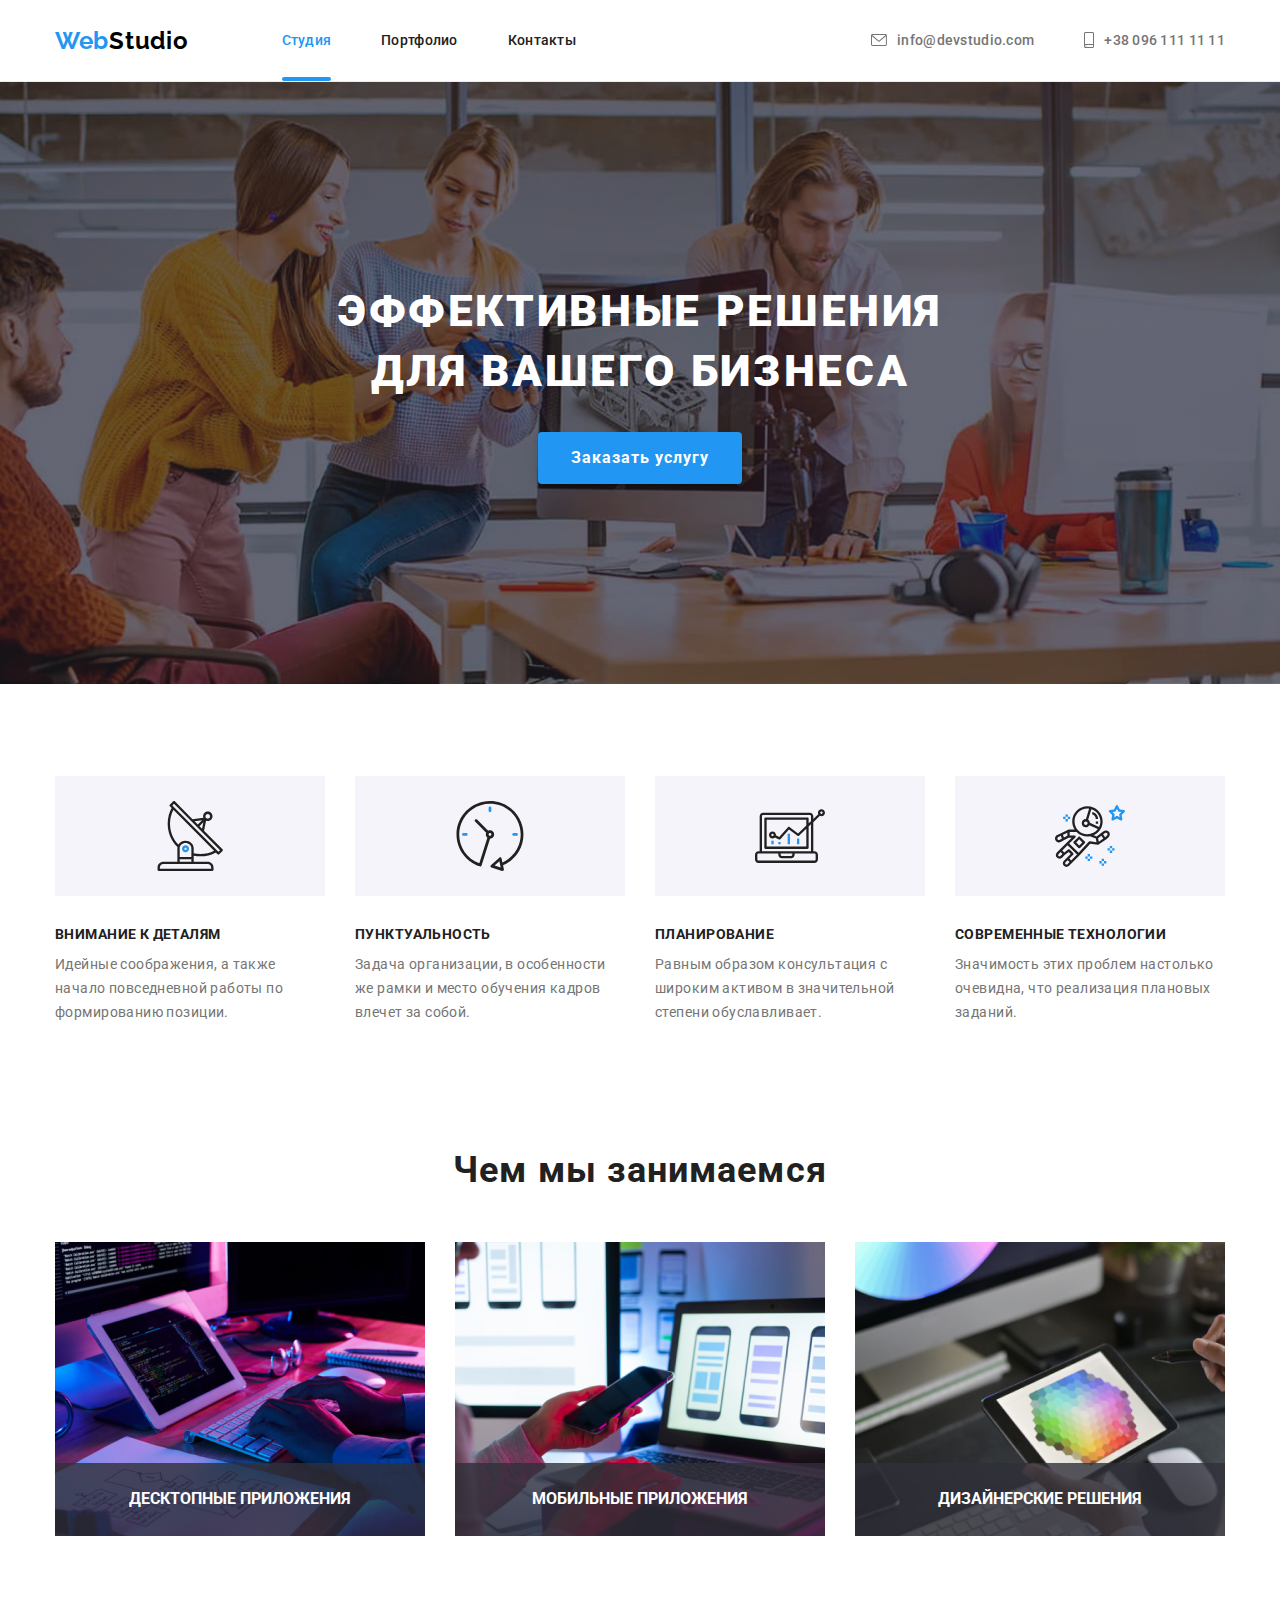
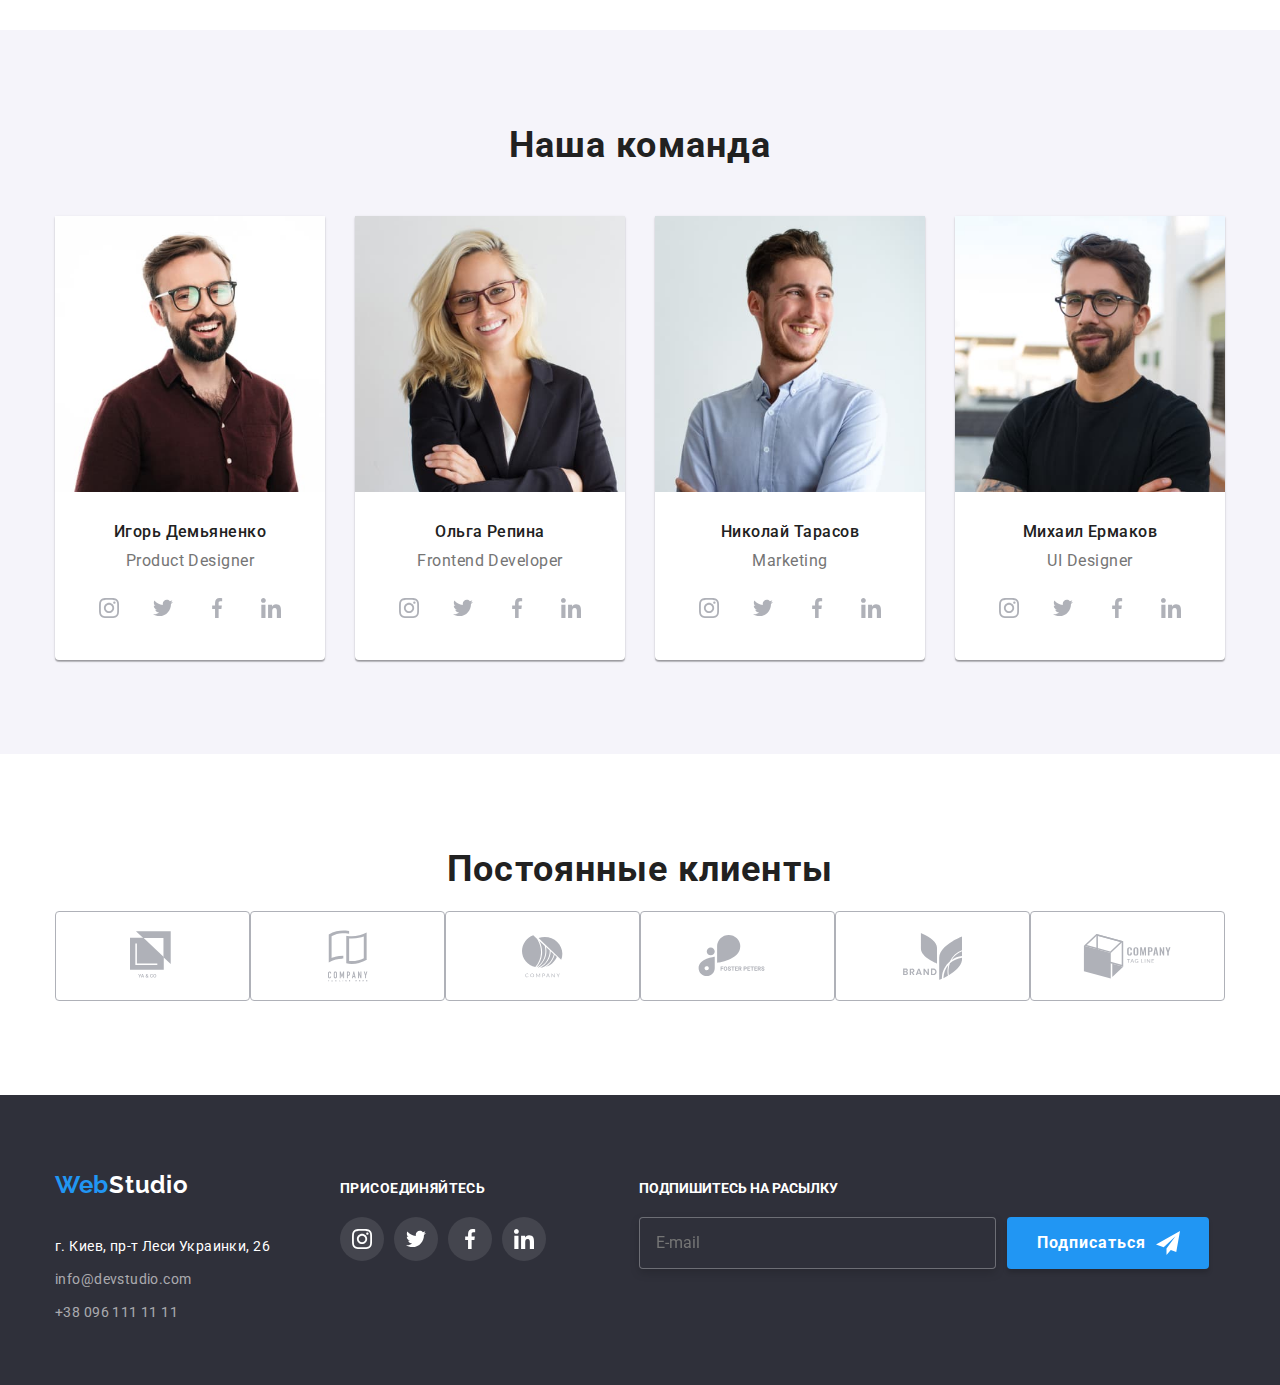
<file: index.html>
<!DOCTYPE html>
<html lang="ru">
  <head>
    <meta charset="UTF-8" />
    <meta name="viewport" content="width=device-width, initial-scale=1.0" />
    <title>WebStudio</title>
    <link rel="preconnect" href="https://fonts.gstatic.com" />
    <link
      href="https://fonts.googleapis.com/css2?family=Raleway:wght@700&family=Roboto:wght@400;500;700;900&display=swap"
      rel="stylesheet"
    />
    <link rel="stylesheet" href="./css/modern-normalize.css" />
    <link rel="stylesheet" href="./css/main.min.css" />
  </head>
  <body>
    <!--Header-->
    <header class="header">
      <!--CONTAINER-->
      <div class="container container__header">
        <nav class="header-nav">
          <a href="./index.html" class="logo">
            Web<span class="logo__subtext">Studio</span>
          </a>

          <ul class="nav-list">
            <li class="nav-list__item">
              <a href="./index.html" class="nav-list__link current">Студия</a>
            </li>
            <li class="nav-list__item">
              <a href="./portfolio.html" class="nav-list__link">Портфолио</a>
            </li>
            <li class="nav-list__item">
              <a href="" class="nav-list__link">Контакты</a>
            </li>
          </ul>
        </nav>
        <div class="contacts">
          <ul class="contacts-list">
            <li class="contacts-list__item">
              <a href="mailto:info@devstudio.com" class="contacts-list__link">
                <svg class="contacts-list__icon" width="16px" height="12px">
                  <use href="./images/sprite.svg#icon-envelope"></use>
                </svg>
                info@devstudio.com
              </a>
            </li>
            <li class="contacts-list__item">
              <a href="tel:+380961111111" class="contacts-list__link">
                <svg class="contacts-list__icon" width="10px" height="16px">
                  <use href="./images/sprite.svg#icon-smartphone"></use>
                </svg>
                +38 096 111 11 11
              </a>
            </li>
          </ul>
        </div>
      </div>
    </header>
    <!--main-container-->
    <main>
      <!--Hero-->
      <section class="hero">
        <!--CONTANER-->
        <div class="container-hero">
          <h1 class="hero-title">
            Эффективные решения <br />
            для вашего бизнеса
          </h1>
          <button class="hero-button" data-modal-open>Заказать услугу</button>
        </div>
      </section>
      <!--Features-->
      <section class="features">
        <!--CONTAINER-->
        <div class="container">
          <h2 class="visually-hidden">Приемущества</h2>
          <ul class="features-list">
            <li class="features-list__item">
              <div class="features-list__image">
                <svg width="70px" height="70px">
                  <use href="./images/sprite.svg#icon-antena1"></use>
                </svg>
              </div>
              <h3 class="features-list__title">Внимание к деталям</h3>
              <p class="features-list__description">
                Идейные соображения, а также начало повседневной работы по
                формированию позиции.
              </p>
            </li>
            <li class="features-list__item">
              <div class="features-list__image">
                <svg width="70px" height="70px">
                  <use href="./images/sprite.svg#icon-clock1"></use>
                </svg>
              </div>
              <h3 class="features-list__title">Пунктуальность</h3>
              <p class="features-list__description">
                Задача организации, в особенности же рамки и место обучения
                кадров влечет за собой.
              </p>
            </li>
            <li class="features-list__item">
              <div class="features-list__image">
                <svg width="70px" height="70px">
                  <use href="./images/sprite.svg#icon-diagram1"></use>
                </svg>
              </div>
              <h3 class="features-list__title">Планирование</h3>
              <p class="features-list__description">
                Равным образом консультация с широким активом в значительной
                степени обуславливает.
              </p>
            </li>
            <li class="features-list__item">
              <div class="features-list__image">
                <svg width="70px" height="70px">
                  <use href="./images/sprite.svg#icon-astronaut1"></use>
                </svg>
              </div>
              <h3 class="features-list__title">Современные технологии</h3>
              <p class="features-list__description">
                Значимость этих проблем настолько очевидна, что реализация
                плановых заданий.
              </p>
            </li>
          </ul>
        </div>
      </section>
      <!--Busynes-->
      <section class="busyness">
        <!--CONTAINER-->
        <div class="container">
          <h2 class="busyness-tilte">Чем мы занимаемся</h2>
          <ul class="busyness-list">
            <li class="busyness-list__item">
              <img
                src="./images/box-1.jpg"
                alt="Мужчина набирает текст на компьютере"
                width="370"
              />
              <p class="busyness-list__title">Десктопные приложения</p>
            </li>
            <li class="busyness-list__item">
              <img
                src="./images/box-2.jpg"
                alt="Мобильный телефон в руках у девушки"
                width="370"
              />
              <p class="busyness-list__title">Мобильные приложения</p>
            </li>
            <li class="busyness-list__item">
              <img
                src="./images/box-3.jpg"
                alt="Планшет со стилусом в руках"
                width="370"
              />
              <p class="busyness-list__title">Дизайнерские решения</p>
            </li>
          </ul>
        </div>
      </section>
      <!--Наша команда-->
      <section class="team">
        <!--CONTAINER-->
        <div class="container">
          <h2 class="team-title">Наша команда</h2>
          <ul class="team-list">
            <li class="team-list__item">
              <img
                srcset="
                  /images/designer-mobile@1x.jpg 1x,
                  /images/designer-mobile@2x.jpg 2x
                "
                src="./images/designer-mobile@1x.jpg"
                alt="Игорь Демьяненко"
              />
              <h3 class="team-list__member">Игорь Демьяненко</h3>
              <p class="team-list__position">Product Designer</p>
              <ul class="social-list">
                <li class="social-list__item">
                  <a href="instagram" class="social-list__link">
                    <svg class="social-list__icon" width="20px" height="20px">
                      <use href="./images/sprite.svg#icon-instagram"></use>
                    </svg>
                  </a>
                </li>

                <li class="social-list__item">
                  <a href="twitter" class="social-list__link">
                    <svg class="social-list__icon" width="20px" height="20px">
                      <use href="./images/sprite.svg#icon-twitter"></use>
                    </svg>
                  </a>
                </li>

                <li class="social-list__item">
                  <a href="facebook" class="social-list__link">
                    <svg class="social-list__icon" width="20px" height="20px">
                      <use href="./images/sprite.svg#icon-facebook"></use>
                    </svg>
                  </a>
                </li>

                <li class="social-list__item">
                  <a href="linkedin" class="social-list__link">
                    <svg class="social-list__icon" width="20px" height="20px">
                      <use href="./images/sprite.svg#icon-linkedin"></use>
                    </svg>
                  </a>
                </li>
              </ul>
            </li>
            <li class="team-list__item">
              <img
                srcset="
                  ./images/frontend-mobile@1x.jpg 1x,
                  ./images/frontend-mobile@2x.jpg 2x
                "
                src="./images/frontend-mobile@1x.jpg"
                alt="Ольга Репина"
              />
              <h3 class="team-list__member">Ольга Репина</h3>
              <p class="team-list__position">Frontend Developer</p>
              <ul class="social-list">
                <li class="social-list__item">
                  <a href="instagram" class="social-list__link">
                    <svg class="social-list__icon" width="20px" height="20px">
                      <use href="./images/sprite.svg#icon-instagram"></use>
                    </svg>
                  </a>
                </li>

                <li class="social-list__item">
                  <a href="twitter" class="social-list__link">
                    <svg class="social-list__icon" width="20px" height="20px">
                      <use href="./images/sprite.svg#icon-twitter"></use>
                    </svg>
                  </a>
                </li>

                <li class="social-list__item">
                  <a href="facebook" class="social-list__link">
                    <svg class="social-list__icon" width="20px" height="20px">
                      <use href="./images/sprite.svg#icon-facebook"></use>
                    </svg>
                  </a>
                </li>

                <li class="social-list__item">
                  <a href="linkedin" class="social-list__link">
                    <svg class="social-list__icon" width="20px" height="20px">
                      <use href="./images/sprite.svg#icon-linkedin"></use>
                    </svg>
                  </a>
                </li>
              </ul>
            </li>

            <li class="team-list__item">
              <img
                srcset="
                  ./images/marketing-mobile@1x.jpg 1x,
                  ./images/marketing-mobile@2x.jpg 2x
                "
                src="./images/marketing-mobile@1x.jpg"
                alt="Николай Тарасов"
              />
              <h3 class="team-list__member">Николай Тарасов</h3>
              <p class="team-list__position">Marketing</p>
              <ul class="social-list">
                <li class="social-list__item">
                  <a href="instagram" class="social-list__link">
                    <svg class="social-list__icon" width="20px" height="20px">
                      <use href="./images/sprite.svg#icon-instagram"></use>
                    </svg>
                  </a>
                </li>

                <li class="social-list__item">
                  <a href="twitter" class="social-list__link">
                    <svg class="social-list__icon" width="20px" height="20px">
                      <use href="./images/sprite.svg#icon-twitter"></use>
                    </svg>
                  </a>
                </li>

                <li class="social-list__item">
                  <a href="facebook" class="social-list__link">
                    <svg class="social-list__icon" width="20px" height="20px">
                      <use href="./images/sprite.svg#icon-facebook"></use>
                    </svg>
                  </a>
                </li>

                <li class="social-list__item">
                  <a href="linkedin" class="social-list__link">
                    <svg class="social-list__icon" width="20px" height="20px">
                      <use href="./images/sprite.svg#icon-linkedin"></use>
                    </svg>
                  </a>
                </li>
              </ul>
            </li>
            <li class="team-list__item">
              <img
                srcset="
                  ./images/ui-mobile@1x.jpg 1x,
                  ./images/ui-mobile@2x.jpg 2x
                "
                src="./images/ui-mobile@1x.jpg"
                alt="Михаил Ермаков"
              />
              <h3 class="team-list__member">Михаил Ермаков</h3>
              <p class="team-list__position">UI Designer</p>
              <ul class="social-list">
                <li class="social-list__item">
                  <a href="instagram" class="social-list__link">
                    <svg class="social-list__icon" width="20px" height="20px">
                      <use href="./images/sprite.svg#icon-instagram"></use>
                    </svg>
                  </a>
                </li>

                <li class="social-list__item">
                  <a href="twitter" class="social-list__link">
                    <svg class="social-list__icon" width="20px" height="20px">
                      <use href="./images/sprite.svg#icon-twitter"></use>
                    </svg>
                  </a>
                </li>

                <li class="social-list__item">
                  <a href="facebook" class="social-list__link">
                    <svg class="social-list__icon" width="20px" height="20px">
                      <use href="./images/sprite.svg#icon-facebook"></use>
                    </svg>
                  </a>
                </li>

                <li class="social-list__item">
                  <a href="linkedin" class="social-list__link">
                    <svg class="social-list__icon" width="20px" height="20px">
                      <use href="./images/sprite.svg#icon-linkedin"></use>
                    </svg>
                  </a>
                </li>
              </ul>
            </li>
          </ul>
        </div>
      </section>
      <!--Clients-->
      <section class="clients">
        <div class="container">
          <h2 class="clients-title">Постоянные клиенты</h2>
          <ul class="clients-list">
            <li class="clients-list__item">
              <a href="" class="clients-list__link">
                <svg class="clients-list__icon" width="45px" height="50px">
                  <use href="./images/sprite.svg#icon-company1"></use>
                </svg>
              </a>
            </li>
            <li class="clients-list__item">
              <a href="" class="clients-list__link">
                <svg class="clients-list__icon" width="40px" height="52px">
                  <use href="./images/sprite.svg#icon-company2"></use>
                </svg>
              </a>
            </li>
            <li class="clients-list__item">
              <a href="" class="clients-list__link">
                <svg class="clients-list__icon" width="41px" height="43px">
                  <use href="./images/sprite.svg#icon-company3"></use>
                </svg>
              </a>
            </li>
            <li class="clients-list__item">
              <a href="" class="clients-list__link">
                <svg class="clients-list__icon" width="80px" height="42px">
                  <use href="./images/sprite.svg#icon-company4"></use>
                </svg>
              </a>
            </li>
            <li class="clients-list__item">
              <a href="" class="clients-list__link">
                <svg class="clients-list__icon" width="59px" height="47px">
                  <use href="./images/sprite.svg#icon-company5"></use>
                </svg>
              </a>
            </li>
            <li class="clients-list__item">
              <a href="" class="clients-list__link">
                <svg class="clients-list__icon" width="89px" height="45px">
                  <use href="./images/sprite.svg#icon-company6"></use>
                </svg>
              </a>
            </li>
          </ul>
        </div>
      </section>
    </main>
    <!--Footer-->
    <footer class="footer">
      <!--CONTAINER-->
      <div class="container container__footer">
        <div>
          <a href="./index.html" class="logo">
            Web<span class="logo__subtext--white">Studio</span>
          </a>
          <ul class="footer-list">
            <li class="footer-list__item">
              <address class="footer-list__adress">
                г. Киев, пр-т Леси Украинки, 26
              </address>
            </li>
            <li class="footer-list__item">
              <a href="mailto:info@devstudio.com" class="footer-list__contacts"
                >info@devstudio.com</a
              >
            </li>
            <li class="footer-list__item">
              <a href="tel:+380961111111" class="footer-list__contacts"
                >+38 096 111 11 11
              </a>
            </li>
          </ul>
        </div>

        <div class="subscribe">
          <p class="subscribe-title">Присоединяйтесь</p>
          <ul class="subscribe-list">
            <li class="subscribe-list__item">
              <a href="" class="subscribe-list__link">
                <svg class="subscribe-list__icon" width="20px" height="20px">
                  <use href="./images/sprite.svg#icon-instagram"></use>
                </svg>
              </a>
            </li>
            <li class="subscribe-list__item">
              <a href="" class="subscribe-list__link">
                <svg class="subscribe-list__icon" width="20px" height="20px">
                  <use href="./images/sprite.svg#icon-twitter"></use>
                </svg>
              </a>
            </li>
            <li class="subscribe-list__item">
              <a href="" class="subscribe-list__link">
                <svg class="subscribe-list__icon" width="20px" height="20px">
                  <use href="./images/sprite.svg#icon-facebook"></use>
                </svg>
              </a>
            </li>
            <li class="subscribe-list__item">
              <a href="" class="subscribe-list__link">
                <svg class="subscribe-list__icon" width="20px" height="20px">
                  <use href="./images/sprite.svg#icon-linkedin"></use>
                </svg>
              </a>
            </li>
          </ul>
        </div>

        <form class="mailing">
          <p class="mailing__title">Подпишитесь на расылку</p>
          <div class="mailing__form">
            <input
              class="mailing__input"
              type="email"
              name="mail"
              placeholder="E-mail"
            />
            <button type="submit" class="mailing-button">
              Подписаться<svg
                class="mailing-button__icon"
                width="24px"
                height="24px"
              >
                <use href="./images/sprite.svg#icon-send"></use>
              </svg>
            </button>
          </div>
        </form>
      </div>
    </footer>
    <!--Modal-->
    <div class="backdrop is-hidden" data-modal>
      <div class="modal">
        <button class="button-close" data-modal-close>
          <svg width="18px" height="18px" class="button-close__icon">
            <use href="./images/sprite.svg#icon-close-black"></use>
          </svg>
        </button>
        <form name="modal-form" class="modal-form">
          <p class="modal-form__title">
            Оставьте свои данные, мы вам перезвоним
          </p>
          <div class="modal-form__field">
            <label class="modal-form__label" for="name">Имя</label>
            <div class="modal-form__item">
              <input
                type="text"
                name="user-name"
                id="name"
                class="modal-form__input"
              />
              <svg width="18px" height="18px" class="modal-form__icon">
                <use href="./images/sprite.svg#icon-person-black-18dp"></use>
              </svg>
            </div>
          </div>

          <div class="modal-form__field">
            <label class="modal-form__label" for="tel">Телефон</label>
            <div class="modal-form__item">
              <input
                type="tel"
                name="phone-number"
                id="tel"
                class="modal-form__input"
              />
              <svg width="18px" height="18px" class="modal-form__icon">
                <use href="./images/sprite.svg#icon-phone-black-18dp"></use>
              </svg>
            </div>
          </div>

          <div class="modal-form__field">
            <label class="modal-form__label" for="mail">Почта</label>
            <div class="modal-form__item">
              <input
                type="email"
                name="email"
                id="mail"
                class="modal-form__input"
              />
              <svg width="18px" height="18px" class="modal-form__icon">
                <use href="./images/sprite.svg#icon-email-black-18dp"></use>
              </svg>
            </div>
          </div>

          <div class="modal-form__field">
            <label class="modal-form__label" for="comment">Комментарий</label>
            <textarea
              class="modal-form__textarea"
              name="comment"
              rows="6"
              id="comment"
              placeholder="Введите текст"
            ></textarea>
          </div>

          <div class="checkbox">
            <label class="checkbox__item">
              <input class="checkbox__input" type="checkbox" name="policy" />
              <span class="checkbox__icon"></span>Соглашаюсь с рассылкой и
              принимаю
              <a href="" class="checkbox__link">Условия договора</a>
            </label>
          </div>
          <button class="modal-button">Отправить</button>
        </form>
      </div>
    </div>

    <script src="./js/modal.js"></script>
  </body>
</html>
</file>
<file: css/main.min.css>
:root{--active-elements: rgba(33, 150, 243, 1);--title-text: rgba(33, 33, 33, 1);--description-text: rgba(117, 117, 117, 1);--hero-title: rgba(255, 255, 255, 1);--footer-contacts-op60: rgba(255, 255, 255, 0.6);--background-header: rgba(255, 255, 255, 1);--background-hero: rgba(47, 48, 58, 1);--backgound-team: rgba(245, 244, 250, 1);--icons-color: rgba(175, 177, 184, 1)}body{font-family:'Roboto', sans-serif}header{background-color:var(--background-header)}footer{background-color:var(--background-hero)}ul{list-style:none;text-decoration:none;padding:0;margin:0}img{display:block;max-width:100%;height:auto}textarea{resize:none}h1,h2,h3,h4,h5,h6,p{margin-top:0px;margin-bottom:0px}body.modal-open{overflow:hidden}.visually-hidden{position:absolute;clip:rect(0 0 0 0);width:1px;height:1px;margin:-1px}.container{max-width:480px;min-width:320px;padding:0px 15px;margin:0 auto}@media screen and (min-width: 480px){.container{max-width:480px}}@media screen and (min-width: 768px){.container{max-width:768px}}@media screen and (min-width: 1200px){.container{max-width:1200px}}.logo{font-family:'Raleway', sans-serif;text-decoration:none;color:#2196f3;font-weight:700;font-size:26px;line-height:1.19;letter-spacing:0.03em}@media (min-width: 320px), (max-width: 768px){.logo{display:inline-block;font-size:24px;line-height:1.16;padding-top:16px;padding-bottom:16px}}.logo__subtext{color:#000000}.logo__subtext--white{color:#fff}.header{border-bottom:1px solid #ececec}.container__header{display:-webkit-box;display:-ms-flexbox;display:flex;-webkit-box-pack:justify;-ms-flex-pack:justify;justify-content:space-between}.header-nav{display:-webkit-box;display:-ms-flexbox;display:flex;-webkit-box-pack:justify;-ms-flex-pack:justify;justify-content:space-between;-webkit-box-align:center;-ms-flex-align:center;align-items:center}.nav-list{display:-webkit-box;display:-ms-flexbox;display:flex;margin-left:93px;margin-top:0px;margin-bottom:0px;padding:0px}@media screen and (min-width: 768px) and (max-width: 1199px){.nav-list{margin-left:88px}}.nav-list__item:not(:last-child){margin-right:50px}.nav-list__link{position:relative;display:block;padding-top:32px;padding-bottom:32px;text-decoration:none;color:var(--title-text);font-weight:500;font-size:14px;line-height:1.21;letter-spacing:0.02em;-webkit-transition:color 250ms cubic-bezier(0.4, 0, 0.2, 1);transition:color 250ms cubic-bezier(0.4, 0, 0.2, 1)}@media screen and (max-width: 767px){.nav-list__link{display:none}}.nav-list__link:hover,.nav-list__link:focus{color:var(--active-elements)}.nav-list__link.current{color:var(--active-elements)}.current:after{position:absolute;content:'';left:0;bottom:0;width:100%;height:4px;border-radius:2px;background-color:var(--active-elements)}.contacts{display:-webkit-box;display:-ms-flexbox;display:flex;-webkit-box-align:center;-ms-flex-align:center;align-items:center;margin-left:auto}.contacts-list{display:-webkit-box;display:-ms-flexbox;display:flex;margin:0px;padding:0px}@media screen and (min-width: 768px) and (max-width: 1199px){.contacts-list{-ms-flex-wrap:wrap;flex-wrap:wrap;margin-left:84px}}.contacts-list__item:not(:last-child){margin-right:50px}@media screen and (min-width: 768px) and (max-width: 1199px){.contacts-list__item:not(:last-child){margin-right:0px;margin-bottom:10px}}.contacts-list__link{text-decoration:none;color:var(--description-text);font-weight:500;font-size:14px;line-height:1.21;letter-spacing:0.02em;padding-top:32px;padding-bottom:32px;display:-webkit-box;display:-ms-flexbox;display:flex;-webkit-box-align:center;-ms-flex-align:center;align-items:center;-webkit-transition:color 250ms cubic-bezier(0.4, 0, 0.2, 1);transition:color 250ms cubic-bezier(0.4, 0, 0.2, 1)}@media screen and (max-width: 767px){.contacts-list__link{display:none}}@media screen and (min-width: 768px) and (max-width: 1199px){.contacts-list__link{padding:0px}}.contacts-list__link:hover,.contacts-list__link:focus{color:var(--active-elements)}.contacts-list__icon{margin-right:10px;fill:currentColor}.contacts-list__icon:hover,.contacts-list__icon:focus{fill:var(--active-elements)}.hero{min-width:320px;max-height:400px;margin:0 auto;text-align:center}@media screen and (min-width: 768px){.hero{max-width:768px}}@media screen and (min-width: 1200px){.hero{max-width:1600px;max-height:600px}}.container-hero{background-color:var(--background-hero);text-align:center;padding-top:118px;padding-bottom:118px;background-image:-webkit-gradient(linear, left top, right top, from(rgba(47,48,58,0.4)), to(rgba(47,48,58,0.4))),url(../images/hero-mobile@1x.jpg);background-image:linear-gradient(to right, rgba(47,48,58,0.4), rgba(47,48,58,0.4)),url(../images/hero-mobile@1x.jpg);background-repeat:no-repeat;background-size:cover;background-position:center}@media screen and (min-width: 320px) and (max-width: 480px) and (min-device-pixel-ratio: 2), screen and (-webkit-min-device-pixel-ratio: 2), screen and (min-resolution: 192dpi), screen and (min-resolution: 2dppx){.container-hero{background-image:-webkit-gradient(linear, left top, right top, from(rgba(47,48,58,0.4)), to(rgba(47,48,58,0.4))),url(../images/hero-mobile@2x.jpg);background-image:linear-gradient(to right, rgba(47,48,58,0.4), rgba(47,48,58,0.4)),url(../images/hero-mobile@2x.jpg)}}@media screen and (min-width: 768px){.container-hero{background-image:-webkit-gradient(linear, left top, right top, from(rgba(47,48,58,0.4)), to(rgba(47,48,58,0.4))),url(../images/hero-tablet@1x.jpg);background-image:linear-gradient(to right, rgba(47,48,58,0.4), rgba(47,48,58,0.4)),url(../images/hero-tablet@1x.jpg)}}@media screen and (min-width: 768px) and (min-device-pixel-ratio: 2), screen and (min-width: 768px) and (-webkit-min-device-pixel-ratio: 2), screen and (min-width: 768px) and (min-resolution: 192dpi), screen and (min-width: 768px) and (min-resolution: 2dppx){.container-hero{background-image:-webkit-gradient(linear, left top, right top, from(rgba(47,48,58,0.4)), to(rgba(47,48,58,0.4))),url(../images/hero-tablet@2x.jpg);background-image:linear-gradient(to right, rgba(47,48,58,0.4), rgba(47,48,58,0.4)),url(../images/hero-tablet@2x.jpg)}}@media screen and (min-width: 1200px){.container-hero{padding-top:200px;padding-bottom:200px;background-image:-webkit-gradient(linear, left top, right top, from(rgba(47,48,58,0.4)), to(rgba(47,48,58,0.4))),url(../images/hero-desktop@1x.jpg);background-image:linear-gradient(to right, rgba(47,48,58,0.4), rgba(47,48,58,0.4)),url(../images/hero-desktop@1x.jpg)}}@media screen and (min-width: 1200px) and (min-device-pixel-ratio: 2), screen and (min-width: 1200px) and (-webkit-min-device-pixel-ratio: 2), screen and (min-width: 1200px) and (min-resolution: 192dpi), screen and (min-width: 1200px) and (min-resolution: 2dppx){.container-hero{background-image:-webkit-gradient(linear, left top, right top, from(rgba(47,48,58,0.4)), to(rgba(47,48,58,0.4))),url(../images/hero-desktop@2x.jpg);background-image:linear-gradient(to right, rgba(47,48,58,0.4), rgba(47,48,58,0.4)),url(../images/hero-desktop@2x.jpg)}}.hero-title{color:var(--hero-title);font-weight:900;font-size:26px;line-height:1.61;text-align:center;text-transform:uppercase;letter-spacing:0.06em;margin-bottom:30px}@media screen and (min-width: 1200px){.hero-title{font-size:44px;line-height:1.36}}.hero-button{background-color:var(--active-elements);color:var(--background-header);font-weight:700;font-size:16px;line-height:1.87;letter-spacing:0.06em;text-decoration:none;display:-webkit-box;display:-ms-flexbox;display:flex;margin-right:auto;margin-left:auto;border-radius:4px;padding:10px 32px;cursor:pointer;border:1px solid transparent;-webkit-box-shadow:0px 4px 4px rgba(0,0,0,0.25);box-shadow:0px 4px 4px rgba(0,0,0,0.25);-webkit-transition:background-color 250ms cubic-bezier(0.4, 0, 0.2, 1);transition:background-color 250ms cubic-bezier(0.4, 0, 0.2, 1)}.hero-button:hover,.hero-button:focus{background:#188ce8;-webkit-box-shadow:0px 4px 4px rgba(0,0,0,0.15);box-shadow:0px 4px 4px rgba(0,0,0,0.15);border-radius:4px}.features{padding-top:60px;padding-bottom:60px}@media screen and (min-width: 1200px){.features{padding-top:94px;padding-bottom:94px}}.features-list{display:block;margin:0px;padding:0px}@media screen and (min-width: 768px){.features-list{display:-webkit-box;display:-ms-flexbox;display:flex;-ms-flex-wrap:wrap;flex-wrap:wrap;margin-left:-30px;margin-top:-30px}}.features-list__item{margin-bottom:30px}@media screen and (min-width: 768px){.features-list__item{margin-top:30px;margin-left:30px;-ms-flex-preferred-size:calc(100% / 2 - 30px);flex-basis:calc(100% / 2 - 30px)}}@media screen and (min-width: 1200px){.features-list__item{-ms-flex-preferred-size:calc(100% / 4 - 30px);flex-basis:calc(100% / 4 - 30px);margin-top:30px;margin-left:30px}}.features-list__item:last-child{margin-right:0px}.features-list__image{display:-webkit-box;display:-ms-flexbox;display:flex;background-color:var(--backgound-team);width:100%;height:120px;-webkit-box-align:center;-ms-flex-align:center;align-items:center;-webkit-box-pack:center;-ms-flex-pack:center;justify-content:center;margin-bottom:30px}.features-list__title{color:var(--title-text);font-weight:700;font-size:14px;font-style:normal;line-height:1.21;letter-spacing:0.03em;text-transform:uppercase;margin-bottom:10px}@media screen and (max-width: 767px){.features-list__title{text-align:center}}.features-list__description{color:var(--description-text);font-weight:400;font-size:14px;line-height:1.71;letter-spacing:0.03em}.busyness{display:none;padding-bottom:94px}@media screen and (min-width: 1200px){.busyness{display:-webkit-box;display:-ms-flexbox;display:flex}}.busyness-tilte{color:var(--title-text);font-weight:700;font-size:36px;line-height:1.19;letter-spacing:0.03em;text-align:center;padding-bottom:50px}.busyness-list{display:-webkit-box;display:-ms-flexbox;display:flex;margin:0px;padding:0px}.busyness-list__item:not(:last-child){width:370px;margin-right:30px}.busyness-list__item{position:relative}.busyness-list__title{font-weight:700;line-height:1.14;text-align:center;text-transform:uppercase;position:absolute;bottom:0;left:50%;-webkit-transform:translate(-50%, 0);transform:translate(-50%, 0);width:100%;padding-top:27px;padding-bottom:27px;color:var(--hero-title);background:rgba(47,48,58,0.8)}.team{background-color:var(--backgound-team);padding-top:60px;padding-bottom:60px}@media screen and (min-width: 1200px){.team{padding-top:94px;padding-bottom:94px}}.team-title{color:var(--title-text);font-weight:700;font-size:28px;line-height:1.1;letter-spacing:0.03em;text-align:center;padding-bottom:30px}@media screen and (min-width: 1200px){.team-title{font-size:36px;line-height:1.19;padding-bottom:50px}}.team-list{display:block;margin:0px;padding:0px}@media screen and (min-width: 768px){.team-list{display:-webkit-box;display:-ms-flexbox;display:flex;-ms-flex-wrap:wrap;flex-wrap:wrap;-webkit-box-pack:justify;-ms-flex-pack:justify;justify-content:space-between}}@media screen and (min-width: 1200px){.team-list{display:-webkit-box;display:-ms-flexbox;display:flex;-webkit-box-pack:justify;-ms-flex-pack:justify;justify-content:space-between;-ms-flex-wrap:nowrap;flex-wrap:nowrap;margin:0px;padding:0px}}.team-list__item{background-color:#ffffff;width:100%;text-align:center;-webkit-box-shadow:0px 1px 3px rgba(0,0,0,0.12),0px 1px 1px rgba(0,0,0,0.14),0px 2px 1px rgba(0,0,0,0.2);box-shadow:0px 1px 3px rgba(0,0,0,0.12),0px 1px 1px rgba(0,0,0,0.14),0px 2px 1px rgba(0,0,0,0.2);border-radius:0px 0px 4px 4px;margin-bottom:30px}@media screen and (min-width: 768px){.team-list__item{-ms-flex-preferred-size:calc((100% - (2 * 15px)) / 2);flex-basis:calc((100% - (2 * 15px)) / 2)}}@media screen and (min-width: 1200px){.team-list__item{-ms-flex-preferred-size:calc(100% / 4 - 30px);flex-basis:calc(100% / 4 - 30px);margin-bottom:0px}}.team-list__member{color:var(--title-text);font-weight:500;font-size:16px;line-height:1.19;letter-spacing:0.03em;padding-top:30px;padding-bottom:10px}.team-list__position{color:var(--description-text);font-size:16px;line-height:1.19;letter-spacing:0.03em;padding-bottom:16px}.social-list{display:-webkit-inline-box;display:-ms-inline-flexbox;display:inline-flex;-webkit-box-pack:center;-ms-flex-pack:center;justify-content:center;-webkit-box-align:center;-ms-flex-align:center;align-items:center;padding-left:0px;padding-bottom:24px}@media screen and (min-width: 1200px){.social-list{display:-webkit-box;display:-ms-flexbox;display:flex;margin-right:32px;margin-left:32px;margin-bottom:30px;padding:0px}}.social-list__item:not(:last-child){margin-right:10px}.social-list__link{display:-webkit-box;display:-ms-flexbox;display:flex;-webkit-box-align:center;-ms-flex-align:center;align-items:center;-webkit-box-pack:center;-ms-flex-pack:center;justify-content:center;width:44px;height:44px;border-radius:50%;-webkit-transition:background-color 250ms cubic-bezier(0.4, 0, 0.2, 1);transition:background-color 250ms cubic-bezier(0.4, 0, 0.2, 1)}.social-list__link:hover,.social-list__link:focus{background-color:var(--active-elements)}.social-list__icon{fill:var(--icons-color)}.social-list__link:hover .social-list__icon,.social-list__link:focus .social-list__icon{fill:var(--hero-title)}.clients{padding-top:60px;padding-bottom:60px}@media screen and (min-width: 1200px){.clients{padding-top:94px;padding-bottom:94px}}.clients-title{color:var(--title-text);font-weight:700;font-size:28px;line-height:1.17;letter-spacing:0.03em;text-align:center;margin-bottom:30px}@media screen and (min-width: 1200px){.clients-title{font-size:36px;line-height:1.19;margin-bottom:50px}}.clients-list{display:-webkit-box;display:-ms-flexbox;display:flex;-ms-flex-wrap:wrap;flex-wrap:wrap;margin-left:-30px;margin-top:-30px;padding:0px}@media screen and (min-width: 1200px){.clients-list{-ms-flex-wrap:nowrap;flex-wrap:nowrap;margin-left:0px;margin-right:0px}}.clients-list__item{margin-top:30px;margin-left:30px;-ms-flex-preferred-size:calc(100% / 2 - 30px);flex-basis:calc(100% / 2 - 30px)}@media screen and (min-width: 768px) and (max-width: 1199px){.clients-list__item{-ms-flex-preferred-size:calc(100% / 3 - 30px);flex-basis:calc(100% / 3 - 30px)}}@media screen and (min-width: 1200px){.clients-list__item{margin-top:0;margin-left:0}.clients-list__item .clients-list__item:not(:last-child){margin-right:30px}}.clients-list__link{display:-webkit-box;display:-ms-flexbox;display:flex;-webkit-box-align:center;-ms-flex-align:center;align-items:center;-webkit-box-pack:center;-ms-flex-pack:center;justify-content:center;max-width:210px;height:90px;border:1px solid var(--icons-color);border-radius:4px;-webkit-transition:border-color 250ms cubic-bezier(0.4, 0, 0.2, 1);transition:border-color 250ms cubic-bezier(0.4, 0, 0.2, 1)}@media screen and (min-width: 768px){.clients-list__link{max-width:100%}}.clients-list__link:hover,.clients-list__link:focus{border-color:var(--active-elements)}.clients-list__icon{fill:var(--icons-color);-webkit-transition:fill 250ms cubic-bezier(0.4, 0, 0.2, 1);transition:fill 250ms cubic-bezier(0.4, 0, 0.2, 1)}.clients-list__link:focus .clients-list__icon,.clients-list__link:hover .clients-list__icon{fill:var(--active-elements)}.footer{padding-top:60px;padding-bottom:60px}.container__footer{display:-webkit-box;display:-ms-flexbox;display:flex;-webkit-box-align:baseline;-ms-flex-align:baseline;align-items:baseline}.footer-list{display:block;margin:0px;padding-left:0px}.footer-list__item:not(:last-child){padding-bottom:9px;margin-bottom:0px}.footer-list__adress{font-style:normal;color:var(--hero-title);text-decoration:none;font-weight:400;font-size:14px;line-height:1.71;letter-spacing:0.03em;padding-top:20px}.footer-list__contacts{color:var(--footer-contacts-op60);text-decoration:none;font-style:normal;font-weight:400;font-size:14px;line-height:1.71;letter-spacing:0.03em}.subscribe{display:block;margin-left:70px;margin-right:93px}.subscribe-title{color:var(--hero-title);font-weight:700;font-size:14px;line-height:1.14;letter-spacing:0.03em;text-transform:uppercase;margin-bottom:20px}.subscribe-list{display:-webkit-box;display:-ms-flexbox;display:flex;margin:0px;padding:0px}.subscribe-list__item:not(:last-child){margin-right:10px}.subscribe-list__link{display:-webkit-box;display:-ms-flexbox;display:flex;width:44px;height:44px;border-radius:50%;padding:12px;background:rgba(255,255,255,0.1);-webkit-transition:background-color 250ms cubic-bezier(0.4, 0, 0.2, 1);transition:background-color 250ms cubic-bezier(0.4, 0, 0.2, 1)}.subscribe-list__link:hover,.subscribe-list__link:focus{background:var(--active-elements)}.subscribe-list__icon{fill:var(--hero-title)}.mailing{display:-webkit-box;display:-ms-flexbox;display:flex;-webkit-box-orient:vertical;-webkit-box-direction:normal;-ms-flex-direction:column;flex-direction:column;width:570px;height:86px}.mailing__title{font-weight:700;font-size:14px;line-height:1.14;text-transform:uppercase;margin-bottom:20px;color:var(--hero-title)}.mailing__form{display:-webkit-box;display:-ms-flexbox;display:flex}.mailing__input{display:inline-block;width:100%;padding-top:15px;padding-bottom:15px;padding-left:16px;margin-right:11px;color:#ffffff;background:#2f303a;border:1px solid rgba(255,255,255,0.3);-webkit-box-sizing:border-box;box-sizing:border-box;-webkit-filter:drop-shadow(0px 4px 4px rgba(0,0,0,0.15));filter:drop-shadow(0px 4px 4px rgba(0,0,0,0.15));border-radius:4px}.mailing__input:focus{border:1px solid var(--active-elements);outline:currentColor}.mailing-button{background-color:var(--active-elements);color:var(--hero-title);font-weight:700;font-size:16px;line-height:1.87;letter-spacing:0.06em;text-decoration:none;display:-webkit-inline-box;display:-ms-inline-flexbox;display:inline-flex;-webkit-box-pack:center;-ms-flex-pack:center;justify-content:center;-webkit-box-align:center;-ms-flex-align:center;align-items:center;text-align:center;border-radius:4px;margin:0;padding-top:10px;padding-right:28px;padding-bottom:10px;padding-left:29px;cursor:pointer;border:1px solid transparent;-webkit-box-shadow:0px 4px 4px rgba(0,0,0,0.15);box-shadow:0px 4px 4px rgba(0,0,0,0.15)}.mailing-button:hover,.mailing-button:focus{background:#188ce8;-webkit-box-shadow:0px 4px 4px rgba(0,0,0,0.15);box-shadow:0px 4px 4px rgba(0,0,0,0.15);border-radius:4px}.mailing-button__icon{width:24px;height:24px;margin-left:10px;fill:var(--hero-title)}.backdrop{position:fixed;top:0px;left:0px;width:100%;height:100%;background:rgba(0,0,0,0.2);opacity:1;-webkit-transition:opacity 250ms cubic-bezier(0.4, 0, 0.2, 1);transition:opacity 250ms cubic-bezier(0.4, 0, 0.2, 1)}.backdrop.is-hidden{opacity:0;pointer-events:none;visibility:visible}.modal{position:absolute;top:50%;left:50%;-webkit-transform:translate(-50%, -50%);transform:translate(-50%, -50%);width:528px;height:581px;border-radius:4px;background-color:var(--background-header)}.button-close{position:absolute;top:8px;right:8px;width:30px;height:30px;border-radius:50%;cursor:pointer;border:1px solid rgba(0,0,0,0.1);background-color:#fff;padding:0px}.button-close__icon{display:block;margin-left:auto;margin-right:auto;fill:#000000;-webkit-transition:fill 250ms cubic-bezier(0.4, 0, 0.2, 1);transition:fill 250ms cubic-bezier(0.4, 0, 0.2, 1)}.button-close:hover .button-close__icon,.button-close:focus .button-close__icon{fill:var(--active-elements)}.modal-form{padding:40px;margin-right:0px}.modal-form__title{font-weight:700;font-size:20px;line-height:1.15;text-align:center;letter-spacing:0.03em;padding-bottom:12px;color:var(--title-text)}.modal-form__field{display:-webkit-box;display:-ms-flexbox;display:flex;-webkit-box-orient:vertical;-webkit-box-direction:normal;-ms-flex-direction:column;flex-direction:column}.modal-form__label{font-size:12px;line-height:1.17;letter-spacing:0.01em;margin-bottom:4px;color:var(--description-text)}.modal-form__item{display:-webkit-box;display:-ms-flexbox;display:flex;position:relative}.modal-form__input{margin-bottom:10px;padding:11px 12px;padding-left:42px;border:1px solid rgba(33,33,33,0.2);-webkit-box-sizing:border-box;box-sizing:border-box;border-radius:4px;width:100%;height:40px;cursor:pointer;-webkit-transition:border 250ms cubic-bezier(0.4, 0, 0.2, 1);transition:border 250ms cubic-bezier(0.4, 0, 0.2, 1)}.modal-form__input:focus-within{border:1px solid var(--active-elements);outline:currentColor}.modal-form__icon{position:absolute;top:40%;left:15px;-webkit-transform:translateY(-50%);transform:translateY(-50%);display:inline-block;-webkit-transition:fill 250ms cubic-bezier(0.4, 0, 0.2, 1);transition:fill 250ms cubic-bezier(0.4, 0, 0.2, 1)}.modal-form__input:focus ~ .modal-form__icon{fill:var(--active-elements)}.modal-form__textarea{padding:12px 16px;margin-bottom:20px;height:120px;border:1px solid rgba(33,33,33,0.2);-webkit-box-sizing:border-box;box-sizing:border-box;border-radius:4px;cursor:pointer;-webkit-transition:border 250ms cubic-bezier(0.4, 0, 0.2, 1);transition:border 250ms cubic-bezier(0.4, 0, 0.2, 1)}.modal-form__textarea:focus{border:1px solid var(--active-elements);outline:currentColor}.modal-form__textarea::-webkit-input-placeholder{font-size:12px;color:rgba(117,117,117,0.5)}.modal-form__textarea:-ms-input-placeholder{font-size:12px;color:rgba(117,117,117,0.5)}.modal-form__textarea::-ms-input-placeholder{font-size:12px;color:rgba(117,117,117,0.5)}.modal-form__textarea::placeholder{font-size:12px;color:rgba(117,117,117,0.5)}.checkbox{padding-bottom:30px}.checkbox__item{position:relative;font-weight:400;font-size:14px;line-height:1.71;letter-spacing:0.03em;color:#757575}.checkbox__input{position:absolute;-webkit-appearance:none;-moz-appearance:none;appearance:none}.checkbox__icon{display:inline-block;content:'';width:16px;height:15px;margin-right:8px;margin-left:12px;border:2px solid #212121;border-radius:2px;-webkit-transform:translateY(20%);transform:translateY(20%);-webkit-transition:color 250ms cubic-bezier(0.4, 0, 0.2, 1);transition:color 250ms cubic-bezier(0.4, 0, 0.2, 1)}.checkbox__input:checked+.checkbox__icon{border-color:var(--active-elements);background-color:var(--active-elements);background-image:url(../images/check.svg);background-size:contain;background-origin:border-box;-webkit-transition:background-color 250ms cubic-bezier(0.4, 0, 0.2, 1);transition:background-color 250ms cubic-bezier(0.4, 0, 0.2, 1)}.checkbox__link{color:var(--active-elements);text-decoration-skip-ink:none}.modal-button{background-color:var(--active-elements);color:var(--background-header);font-weight:700;font-size:16px;line-height:1.87;letter-spacing:0.06em;text-decoration:none;display:-webkit-box;display:-ms-flexbox;display:flex;margin-right:auto;margin-left:auto;border-radius:4px;padding:10px 55px 10px 56px;cursor:pointer;border:1px solid transparent;-webkit-box-shadow:0px 4px 4px rgba(0,0,0,0.25);box-shadow:0px 4px 4px rgba(0,0,0,0.25);-webkit-transition:background-color 250ms cubic-bezier(0.4, 0, 0.2, 1);transition:background-color 250ms cubic-bezier(0.4, 0, 0.2, 1)}.modal-button:hover,.modal-button:focus{background:#188ce8;-webkit-box-shadow:0px 4px 4px rgba(0,0,0,0.15);box-shadow:0px 4px 4px rgba(0,0,0,0.15);border-radius:4px}.portfolio{padding-bottom:94px}.portfolio-nav{display:-webkit-box;display:-ms-flexbox;display:flex;padding-top:94px;padding-bottom:50px;margin:0px;padding-left:0;-webkit-box-pack:center;-ms-flex-pack:center;justify-content:center}.portfolio-nav__item:not(:last-child){margin-right:8px;padding-left:0px}.portfolio-nav__button{display:block;font-family:'Roboto', sans-serif;background-color:#f5f4fa;color:#212121;font-weight:500;font-size:16px;line-height:1.62;letter-spacing:0.03em;border-radius:4px;border:none;padding:6px 22px;-webkit-transition:color 250ms cubic-bezier(0.4, 0, 0.2, 1),background-color 250ms cubic-bezier(0.4, 0, 0.2, 1),-webkit-box-shadow 250ms cubic-bezier(0.4, 0, 0.2, 1);transition:color 250ms cubic-bezier(0.4, 0, 0.2, 1),background-color 250ms cubic-bezier(0.4, 0, 0.2, 1),-webkit-box-shadow 250ms cubic-bezier(0.4, 0, 0.2, 1);transition:color 250ms cubic-bezier(0.4, 0, 0.2, 1),background-color 250ms cubic-bezier(0.4, 0, 0.2, 1),box-shadow 250ms cubic-bezier(0.4, 0, 0.2, 1);transition:color 250ms cubic-bezier(0.4, 0, 0.2, 1),background-color 250ms cubic-bezier(0.4, 0, 0.2, 1),box-shadow 250ms cubic-bezier(0.4, 0, 0.2, 1),-webkit-box-shadow 250ms cubic-bezier(0.4, 0, 0.2, 1)}.portfolio-nav__button:hover,.portfolio-nav__button:focus{color:var(--hero-title);background:var(--active-elements);-webkit-box-shadow:0px 3px 1px rgba(0,0,0,0.1),0px 1px 2px rgba(0,0,0,0.08),0px 2px 2px rgba(0,0,0,0.12);box-shadow:0px 3px 1px rgba(0,0,0,0.1),0px 1px 2px rgba(0,0,0,0.08),0px 2px 2px rgba(0,0,0,0.12)}.card-set{display:-webkit-box;display:-ms-flexbox;display:flex;-ms-flex-wrap:wrap;flex-wrap:wrap;margin-right:-30px;margin-bottom:-30px;margin-top:0px;padding-left:0px;padding-right:0px}.card-set__item{display:block;background-color:var(--background-header);-ms-flex-preferred-size:calc(100% / 3 - 30px);flex-basis:calc(100% / 3 - 30px);margin-right:30px;margin-bottom:30px}.card-set__item:nth-child(3n+3){margin-right:0px;padding-right:0px}.card-set__link{display:block;text-decoration:none;-webkit-transition:-webkit-box-shadow 250ms cubic-bezier(0.4, 0, 0.2, 1);transition:-webkit-box-shadow 250ms cubic-bezier(0.4, 0, 0.2, 1);transition:box-shadow 250ms cubic-bezier(0.4, 0, 0.2, 1);transition:box-shadow 250ms cubic-bezier(0.4, 0, 0.2, 1), -webkit-box-shadow 250ms cubic-bezier(0.4, 0, 0.2, 1)}.card-set__link:hover,.card-set__link:focus{-webkit-box-shadow:0px 1px 1px rgba(0,0,0,0.12),0px 4px 4px rgba(0,0,0,0.06),1px 4px 6px rgba(0,0,0,0.16);box-shadow:0px 1px 1px rgba(0,0,0,0.12),0px 4px 4px rgba(0,0,0,0.06),1px 4px 6px rgba(0,0,0,0.16)}.card-set__card{position:relative;overflow:hidden}.card-set__img{width:100%;height:100%;-o-object-fit:cover;object-fit:cover}.card-set__overlay{position:absolute;font-size:18px;line-height:1.56;letter-spacing:0.03em;width:100%;padding:63px 24px;left:0;top:294px;color:var(--hero-title);background:rgba(33,150,243,0.9);-webkit-transform:translateY 294px;transform:translateY 294px;-webkit-transition:-webkit-transform 250ms cubic-bezier(0.4, 0, 0.2, 1);transition:-webkit-transform 250ms cubic-bezier(0.4, 0, 0.2, 1);transition:transform 250ms cubic-bezier(0.4, 0, 0.2, 1);transition:transform 250ms cubic-bezier(0.4, 0, 0.2, 1), -webkit-transform 250ms cubic-bezier(0.4, 0, 0.2, 1)}.card-set__link:hover .card-set__overlay,.card-set__link:focus .card-set__overlay{-webkit-transform:translateY(-100%);transform:translateY(-100%)}.card-set__tumb{padding:20px 24px;border:solid #eeeeee;border-width:0px 1px 1px 1px}.card-set__title{color:var(--title-text);font-weight:700;font-size:18px;line-height:2;letter-spacing:0.06em;margin-bottom:4px}.card-set__text{color:var(--description-text);font-weight:400;font-size:16px;line-height:1.87;letter-spacing:0.03em}
/*# sourceMappingURL=main.min.css.map */
</file>
